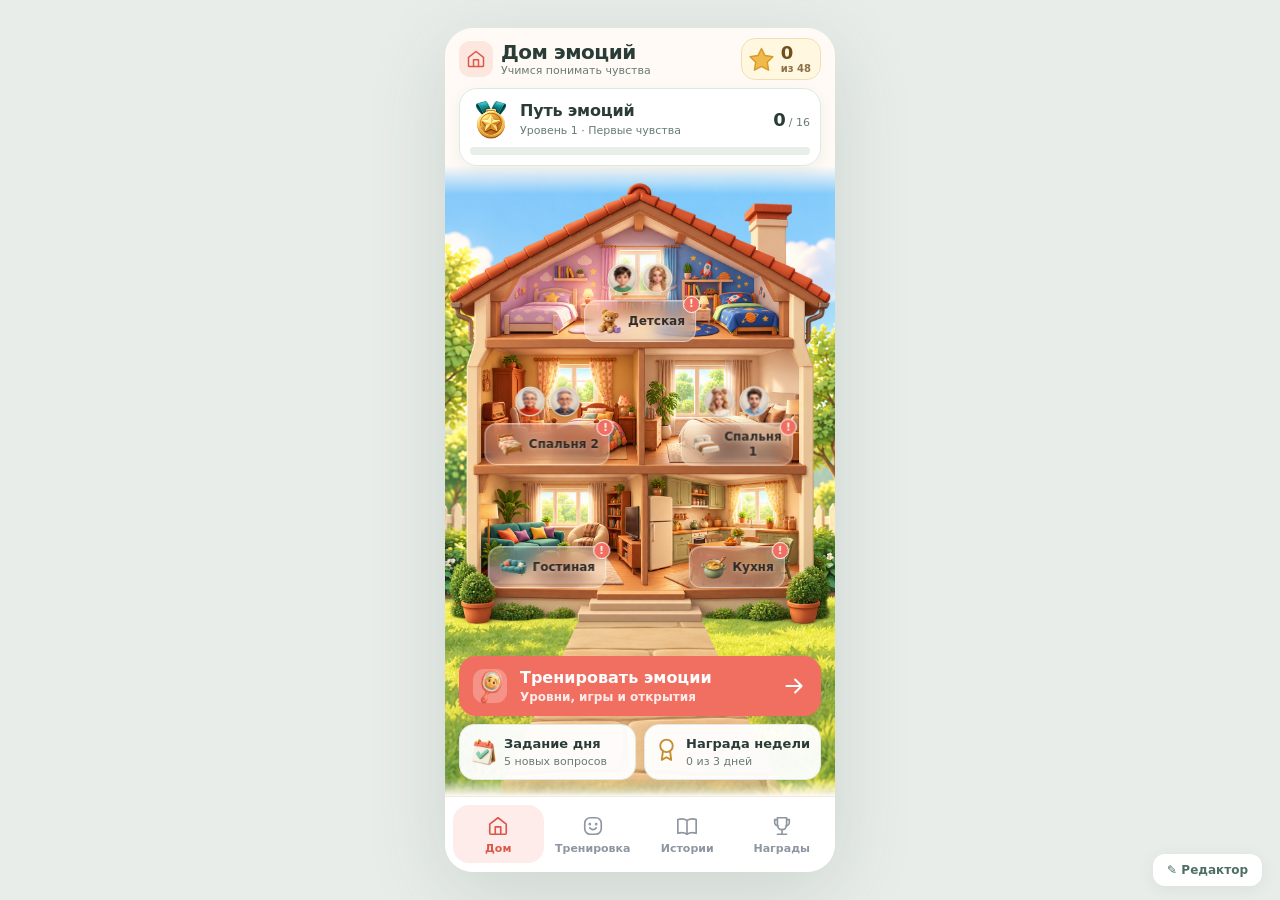
<file: index.html>
<!DOCTYPE html>
<html lang="ru">
<head>
  <meta charset="UTF-8" />
  <meta name="viewport" content="width=device-width, initial-scale=1, viewport-fit=cover" />
  <meta name="theme-color" content="#fff8ef" />
  <meta name="description" content="Дом эмоций — интерактивный прототип детской игры про эмоциональный интеллект." />
  <title>Дом эмоций — игровой прототип</title>
  <link rel="stylesheet" href="styles.css" />
  <link rel="stylesheet" href="mobile.css" />
</head>
<body>
  <div id="viewport"><main id="game" aria-live="polite"></main></div>
  <a class="studio-link" href="editor.html" title="Открыть визуальный редактор">✎ Редактор</a>
  <script src="game-data.js"></script>
  <script src="story-data.js"></script>
  <script src="portrait-data.js"></script>
  <script src="project.js"></script>
  <script src="project-store.js"></script>
  <script src="yard-layout.js"></script>
  <script src="design-runtime.js"></script>
  <script src="app.js"></script>
</body>
</html>
</file>
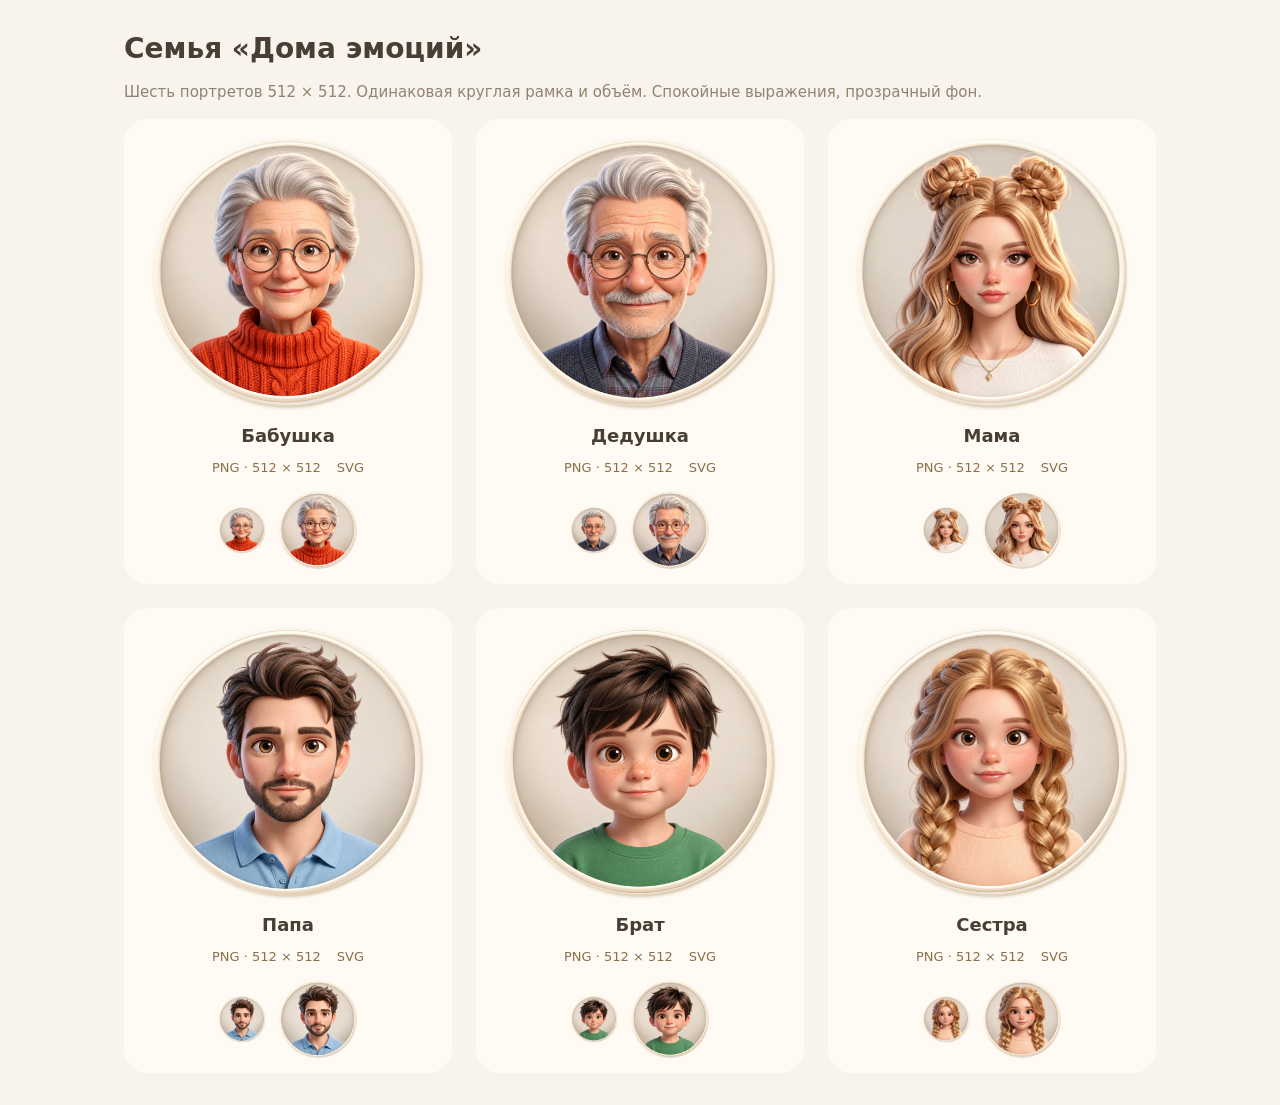
<file: assets/avatars/index.html>
<!DOCTYPE html><html lang="ru"><meta charset="utf-8"><meta name="viewport" content="width=device-width,initial-scale=1"><title>Семья — круглые портреты</title><style>*{box-sizing:border-box}body{margin:0;background:#f8f4ed;color:#493e33;font:15px system-ui}main{max-width:1080px;margin:auto;padding:32px 24px}h1{font-size:28px;margin:0 0 8px}p{color:#928270;line-height:1.6}section{display:grid;grid-template-columns:repeat(3,1fr);gap:24px}article{text-align:center;padding:14px;border-radius:24px;background:#fffaf3}img{width:100%;max-width:280px;display:block;margin:auto}h2{font-size:18px;margin:12px 0}a{color:#89704d;margin:0 8px;text-decoration:none;font-size:13px}.sizes{display:flex;align-items:center;justify-content:center;gap:12px;margin-top:14px}.sizes img{margin:0;width:48px}.sizes img:last-child{width:80px}@media(max-width:620px){section{grid-template-columns:repeat(2,1fr);gap:12px}main{padding:24px 14px}}</style><main><h1>Семья «Дома эмоций»</h1><p>Шесть портретов 512 × 512. Одинаковая круглая рамка и объём. Спокойные выражения, прозрачный фон.</p><section><article><img src="grandma.png" alt="Бабушка"><h2>Бабушка</h2><a href="grandma.png" download>PNG · 512 × 512</a><a href="grandma.svg" download>SVG</a><div class="sizes"><img src="grandma.png" alt="48 px"><img src="grandma.png" alt="80 px"></div></article><article><img src="grandpa.png" alt="Дедушка"><h2>Дедушка</h2><a href="grandpa.png" download>PNG · 512 × 512</a><a href="grandpa.svg" download>SVG</a><div class="sizes"><img src="grandpa.png" alt="48 px"><img src="grandpa.png" alt="80 px"></div></article><article><img src="mother.png" alt="Мама"><h2>Мама</h2><a href="mother.png" download>PNG · 512 × 512</a><a href="mother.svg" download>SVG</a><div class="sizes"><img src="mother.png" alt="48 px"><img src="mother.png" alt="80 px"></div></article><article><img src="father.png" alt="Папа"><h2>Папа</h2><a href="father.png" download>PNG · 512 × 512</a><a href="father.svg" download>SVG</a><div class="sizes"><img src="father.png" alt="48 px"><img src="father.png" alt="80 px"></div></article><article><img src="brother.png" alt="Брат"><h2>Брат</h2><a href="brother.png" download>PNG · 512 × 512</a><a href="brother.svg" download>SVG</a><div class="sizes"><img src="brother.png" alt="48 px"><img src="brother.png" alt="80 px"></div></article><article><img src="sister.png" alt="Сестра"><h2>Сестра</h2><a href="sister.png" download>PNG · 512 × 512</a><a href="sister.svg" download>SVG</a><div class="sizes"><img src="sister.png" alt="48 px"><img src="sister.png" alt="80 px"></div></article></section></main></html>
</file>
<file: styles.css>
:root{--cream:#fff8ef;--paper:#fffefa;--ink:#253847;--muted:#75818b;--line:#ede8df;--coral:#fa796b;--coral-deep:#f35e5a;--mint:#5ebca8;--yellow:#f6c65f;--lav:#bfa5e7;--shadow:0 12px 35px rgba(57,65,65,.07);font-family:ui-rounded,"Nunito","Arial Rounded MT Bold",system-ui,-apple-system,"Segoe UI",sans-serif;color:var(--ink);-webkit-tap-highlight-color:transparent}*{box-sizing:border-box}html,body{margin:0;min-height:100%;background:#e9ede7}body{display:flex;justify-content:center;align-items:center;padding:18px}button,select{font:inherit}button{cursor:pointer}button:disabled{cursor:default;opacity:.55}button:focus-visible{outline:3px solid #71c0ff;outline-offset:3px}.device{position:relative;width:min(100%,454px);height:min(900px,calc(100dvh - 36px));background:var(--cream);border:7px solid #fff;border-radius:34px;box-shadow:0 22px 80px rgba(40,55,62,.2),0 0 0 1px #d5ddd8;overflow:hidden;display:flex;flex-direction:column}.scroll-area{flex:1;overflow:auto;overscroll-behavior:contain;scrollbar-width:none}.scroll-area::-webkit-scrollbar{display:none}.page{padding:22px 21px 30px;animation:enter .23s ease both}@keyframes enter{from{opacity:.5;transform:translateY(6px)}to{opacity:1;transform:none}}.topline{display:flex;justify-content:space-between;align-items:center;gap:10px;margin-bottom:18px}.brand{display:flex;gap:10px;align-items:center}.brand-mark{width:42px;height:42px;display:grid;place-items:center;border-radius:16px;background:#ffddd4;color:var(--coral-deep);box-shadow:inset 0 -3px 0 #ffd0c5}.brand-mark svg{width:24px;height:24px}.brand-name{font-size:21px;font-weight:900;letter-spacing:-.8px;line-height:1.15}.micro{font-size:11px;color:var(--muted);line-height:1.35}.top-star{background:#fff;border:1px solid var(--line);display:flex;align-items:center;gap:5px;padding:9px 11px;border-radius:15px;font-size:13px;font-weight:900;box-shadow:0 5px 15px rgba(0,0,0,.03)}.icon{width:20px;height:20px;flex:none;display:inline-flex;align-items:center;justify-content:center}.icon svg{width:100%;height:100%;stroke:currentColor;fill:none;stroke-width:1.8;stroke-linecap:round;stroke-linejoin:round}.icon.sm{width:16px;height:16px}.icon.lg{width:26px;height:26px}.icon.xl{width:34px;height:34px}.gold{color:#e4a42f}.muted{color:var(--muted)}.mint-text{color:#349b82}.coral-text{color:var(--coral-deep)}h1,h2,h3,p{margin:0}h1{font-size:26px;line-height:1.17;letter-spacing:-.8px}h2{font-size:21px;line-height:1.2;letter-spacing:-.5px}h3{font-size:16px;line-height:1.3;letter-spacing:-.25px}p{line-height:1.45}.subtle{color:var(--muted);font-size:13px;line-height:1.45}.mini-title{font-size:14px;font-weight:900;letter-spacing:-.1px}.pill{display:inline-flex;align-items:center;gap:6px;padding:7px 10px;border-radius:99px;background:#fff;border:1px solid var(--line);font-size:11px;font-weight:850;white-space:nowrap}.pill.peach{background:#ffe9e0;border-color:transparent;color:#d66b55}.pill.mint{background:#dff5eb;border-color:transparent;color:#238a74}.pill.lilac{background:#f0e8ff;border-color:transparent;color:#9172c1}.section-head{display:flex;justify-content:space-between;align-items:center;gap:10px;margin:20px 0 12px}.plain-link{background:none;border:0;color:#d7685c;font-weight:800;font-size:12px;padding:5px}.welcome{display:flex;align-items:flex-end;justify-content:space-between;gap:5px;margin:4px 0 16px}.welcome p{margin-top:5px}.tiny-hearts{font-size:30px;transform:rotate(-12deg);filter:drop-shadow(0 5px 6px #fddccf)}.progress-card{background:#fff;border:1px solid #f4eee4;border-radius:21px;padding:14px 15px;box-shadow:0 7px 18px rgba(56,73,70,.04);margin-bottom:17px}.progress-row{display:flex;align-items:center;justify-content:space-between;gap:10px}.level-badge{display:grid;place-items:center;width:38px;height:38px;flex:none;background:#e9f8f2;color:#298f79;font-size:17px;font-weight:950;border-radius:13px}.progress-main{flex:1}.progress-main strong{font-size:13px}.progress-main .micro{margin-top:4px}.progress-track{height:8px;border-radius:20px;background:#edf2ee;overflow:hidden;margin-top:10px}.progress-fill{height:100%;background:linear-gradient(90deg,#68c2a6,#40a993);border-radius:20px;transition:width .3s}.house-card{background:linear-gradient(#e2f5f6 0%,#fff7e8 95%);position:relative;overflow:hidden;border:1px solid #d9efeb;border-radius:25px;padding:10px 10px 0;box-shadow:var(--shadow)}.house-card-top{position:relative;z-index:3;display:flex;align-items:center;justify-content:space-between;padding:4px 5px 0}.house-headline{font-size:13px;font-weight:900}.house-image-wrap{position:relative;margin:1px -8px 0}.house-image{display:block;width:100%;height:auto}.room-hotspot{position:absolute;border:0;background:rgba(255,255,255,.94);display:flex;align-items:center;justify-content:center;gap:5px;padding:7px 9px;border-radius:13px;box-shadow:0 4px 13px rgba(79,70,48,.15);font-size:10px;font-weight:900;color:#35414c;transition:transform .15s;white-space:nowrap}.room-hotspot:active{transform:scale(.95)}.room-hotspot.living{top:44%;left:51%;transform:translateX(-50%)}.room-hotspot.kitchen{top:75%;left:18%}.room-hotspot.kids{top:75%;right:13%}.room-notify{position:absolute;top:-8px;right:-8px;width:20px;height:20px;display:grid;place-items:center;background:#fb8b64;color:white;border:2px solid white;border-radius:100%;font-size:11px}.house-footer{display:flex;align-items:center;justify-content:space-between;gap:8px;background:rgba(255,255,255,.8);border-radius:14px 14px 0 0;padding:9px 12px;margin:-19px 4px 0;position:relative;z-index:2}.family-avatars{display:flex;padding-left:4px}.avatar-bubble{width:31px;height:31px;border:2px solid white;border-radius:50%;background:#faf1e4;margin-left:-5px;overflow:hidden}.avatar-bubble svg{width:100%;height:100%;display:block}.house-footer span{font-size:11px;color:#587068;font-weight:750}.cta{display:flex;align-items:center;justify-content:space-between;width:100%;border:0;border-radius:21px;min-height:75px;padding:15px 18px;font-weight:900;text-align:left}.cta .cta-copy{display:flex;gap:13px;align-items:center}.cta .emoji-badge{background:rgba(255,255,255,.25);height:42px;width:42px;border-radius:15px;display:grid;place-items:center;font-size:24px}.cta strong{font-size:16px;display:block}.cta small{display:block;font-size:11px;font-weight:650;opacity:.87;margin-top:3px}.cta.primary{background:linear-gradient(125deg,#fc8b77,#f26760);color:#fff;box-shadow:0 10px 19px rgba(243,104,93,.25);margin-top:15px}.cta.green{background:linear-gradient(125deg,#68c4b0,#46af9a);color:white;box-shadow:0 8px 20px rgba(64,175,150,.18)}.cta:active{transform:translateY(2px)}.home-feature{display:flex;gap:11px;align-items:center;margin-top:13px;padding:14px;background:#fff;border-radius:19px;border:1px solid var(--line);text-align:left;width:100%}.feature-icon{height:45px;width:45px;flex:none;border-radius:15px;display:grid;place-items:center;background:#fff0cb;font-size:23px}.feature-body{flex:1}.feature-body strong{font-size:13px}.feature-body p{font-size:11px;margin-top:3px;color:var(--muted)}.weekly-card{background:#f4eefd;border:1px solid #eadcf7;border-radius:19px;padding:15px;margin-top:11px;display:flex;gap:11px;align-items:center}.weekly-card .weekly-img{font-size:34px}.weekly-card strong{font-size:13px}.weekly-card p{font-size:11px;color:#817690;margin:4px 0 7px}.dots{display:flex;gap:6px}.dots span{width:27px;height:6px;border-radius:8px;background:#ddd5e9}.dots span.done{background:#b996e6}.nav{display:grid;grid-template-columns:repeat(4,1fr);gap:4px;padding:8px 7px calc(9px + env(safe-area-inset-bottom,0px));border-top:1px solid #f1e9df;background:#fffefa;box-shadow:0 -7px 22px #ede8df44}.nav-btn{border:0;background:transparent;border-radius:16px;color:#8d96a1;display:flex;align-items:center;justify-content:center;flex-direction:column;gap:5px;padding:9px 2px 7px;font-size:10px;font-weight:750}.nav-btn.active{background:#fff0e9;color:#ec6e60}.nav-btn .icon{width:22px;height:22px}.page-header{display:flex;align-items:flex-start;gap:11px;margin-bottom:20px}.back{height:40px;width:40px;flex:none;border:1px solid var(--line);background:#fff;border-radius:13px;display:grid;place-items:center}.page-header h1{font-size:23px}.page-header p{margin-top:5px}.card{background:#fff;border-radius:21px;border:1px solid var(--line);padding:16px;box-shadow:0 5px 18px rgba(37,56,71,.03)}.card+.card{margin-top:12px}.chapter-banner{position:relative;border-radius:23px;padding:18px;background:linear-gradient(110deg,#d9f4e9,#e8f8f1);margin:0 0 18px;overflow:hidden}.chapter-banner .seal{font-size:53px;position:absolute;right:15px;top:10px;transform:rotate(10deg);opacity:.75}.chapter-banner h2{max-width:235px}.chapter-banner p{font-size:12px;color:#528778;margin:7px 0 17px;max-width:220px}.btn{background:#fff;border:1px solid var(--line);border-radius:15px;padding:12px 16px;display:inline-flex;align-items:center;justify-content:center;gap:8px;color:var(--ink);font-weight:900;font-size:13px;min-height:44px}.btn.solid{background:var(--ink);color:#fff;border-color:var(--ink)}.btn.coral{background:var(--coral);color:white;border-color:var(--coral)}.btn.full{width:100%}.btn.ghost{background:transparent;border:0}.btn:active{transform:translateY(1px)}.chapters{display:grid;gap:13px}.chapter{background:#fff;border:1px solid var(--line);border-radius:20px;padding:15px}.chapter-top{display:flex;align-items:center;gap:10px;margin-bottom:12px}.chapter-round{width:43px;height:43px;border-radius:15px;display:grid;place-items:center;flex:none}.chapter-round.peach{background:#ffebdf;color:#df846b}.chapter-round.mint{background:#e4f5ea;color:#43a38c}.chapter-round.lilac{background:#f0e9ff;color:#ab83da}.chapter-round.gold{background:#fff3d5;color:#dfa940}.chapter-info{flex:1}.chapter-info strong{font-size:13px}.chapter-info p{font-size:11px;color:var(--muted);margin-top:3px}.level-nodes{display:grid;grid-template-columns:repeat(4,1fr);gap:8px}.level-node{min-height:58px;border:1px solid #eee9e2;background:#f8f6f2;border-radius:13px;display:flex;flex-direction:column;gap:4px;align-items:center;justify-content:center;font-size:12px;font-weight:900}.level-node.passed{background:#e7f6ef;border-color:#cceadc;color:#359b82}.level-node.current{background:#ffede7;border:2px solid #fa9d87;color:#e26956}.level-node.locked{opacity:.58}.level-node .icon{width:14px;height:14px}.mode-grid{display:grid;grid-template-columns:1fr 1fr;gap:11px}.mode-card{border:1px solid #e9e6e1;background:#fff;padding:15px;border-radius:20px;text-align:left;min-height:145px;display:flex;flex-direction:column;align-items:flex-start;gap:9px}.mode-card .mode-icon{height:44px;width:44px;display:grid;place-items:center;border-radius:14px;background:#e9f5fb;color:#5297b8}.mode-card.mint .mode-icon{background:#e7f7ed;color:#47a78c}.mode-card strong{font-size:14px}.mode-card p{font-size:11px;color:var(--muted);line-height:1.38}.callout{border-radius:17px;padding:13px 15px;background:#fff2df;font-size:12px;color:#896a3c;line-height:1.5}.callout.info{background:#e6f6f1;color:#468774}.choice-list{display:grid;gap:9px;margin-top:18px}.choice{background:#fff;border:1.5px solid #eae6e1;color:var(--ink);border-radius:16px;min-height:58px;padding:13px 15px;display:flex;align-items:center;gap:12px;text-align:left;font-size:14px;font-weight:850;transition:.12s}.choice:active{transform:scale(.99)}.choice .choice-index{background:#f3f4f2;color:#9ca2a8;height:29px;width:29px;flex:none;display:grid;place-items:center;border-radius:9px;font-size:12px}.choice.correct{background:#eaf9ef;border-color:#71c7a5;color:#267956}.choice.wrong{background:#fff0ef;border-color:#eea19c;color:#ba6760}.choice:disabled{opacity:1}.quiz-top{display:flex;align-items:center;justify-content:space-between;gap:10px;margin-bottom:16px}.quiz-top strong{font-size:12px}.quiz-progress{display:flex;gap:5px;margin-bottom:18px}.quiz-progress span{height:7px;flex:1;border-radius:9px;background:#ecebe4}.quiz-progress span.done{background:#66baa3}.quiz-progress span.current{background:#fac77e}.quiz-question{text-align:center;margin:2px auto 13px;font-size:22px;letter-spacing:-.5px;line-height:1.25;max-width:340px}.quiz-kicker{text-align:center;color:#858e93;font-size:12px;font-weight:850;margin-bottom:7px}.portrait-container{background:linear-gradient(180deg,#fffaf4,#f7ece2);border-radius:24px;border:1px solid #f2e9de;display:grid;place-items:center;padding:11px;max-width:302px;margin:0 auto;position:relative}.portrait-name{position:absolute;bottom:12px;left:50%;transform:translateX(-50%);background:rgba(255,255,255,.93);border-radius:50px;padding:6px 12px;font-weight:900;font-size:12px;white-space:nowrap;box-shadow:0 2px 9px #0001}.portrait{position:relative;border-radius:18px;overflow:hidden;width:100%;aspect-ratio:1.06/1;background:#f7eee3}.portrait svg{width:100%;height:100%;display:block}.portrait>img.portrait-file{position:absolute;inset:0;width:100%;height:100%;object-fit:contain;z-index:2}.face-options{display:grid;grid-template-columns:repeat(2,1fr);gap:9px;margin-top:16px}.face-choice{background:#fff;border:2px solid var(--line);border-radius:17px;padding:6px;min-width:0;position:relative}.face-choice.correct{border-color:#67c49e;background:#ecfaf1}.face-choice.wrong{border-color:#e6a5a0;background:#fff1ef}.face-choice .portrait{aspect-ratio:1.15/1}.face-choice .portrait svg{width:100%;height:100%}.face-choice .label{font-size:11px;font-weight:900;text-align:center;padding:4px 0 2px}.feedback{margin-top:15px;border-radius:16px;padding:13px 14px;background:#e8f7ed;color:#347c60;font-size:12px;line-height:1.45}.feedback.wrong{background:#fff1eb;color:#9b6d52}.feedback strong{display:block;font-size:13px;margin-bottom:3px}.quiz-bottom{margin-top:14px}.result-hero{text-align:center;background:linear-gradient(#fff2d6,#fff9ea);border-radius:25px;padding:30px 20px 25px;position:relative;overflow:hidden}.result-hero .big-emoji{font-size:67px;display:block;line-height:1.2;filter:drop-shadow(0 5px 6px #e6bc6c44)}.result-hero h1{margin:10px 0 5px}.result-hero p{font-size:13px;color:#8e755b}.result-stars{display:flex;justify-content:center;gap:10px;font-size:37px;margin-top:16px}.result-stars .off{filter:grayscale(1);opacity:.23}.stat-pair{display:grid;grid-template-columns:1fr 1fr;gap:11px;margin:14px 0}.stat{background:#fff;border:1px solid var(--line);border-radius:17px;padding:17px;text-align:center}.stat strong{display:block;font-size:25px}.stat span{font-size:11px;color:var(--muted)}.room-hero{border-radius:22px;padding:18px;margin-bottom:14px}.room-hero.peach{background:#fff0e3}.room-hero.mint{background:#e6f7ed}.room-hero.lilac{background:#f1eaff}.room-hero h2{margin:9px 0 4px}.room-hero .hero-icon{font-size:43px}.story-item{display:flex;align-items:center;gap:12px;background:#fff;border:1px solid var(--line);padding:12px;border-radius:18px;width:100%;text-align:left;margin-bottom:9px}.story-art{height:50px;width:50px;flex:none;display:grid;place-items:center;background:#fff4e3;border-radius:15px;font-size:26px}.story-item .details{flex:1}.story-item strong{font-size:13px}.story-item small{display:block;color:var(--muted);font-size:11px;margin-top:4px}.story-item .trailing{color:#aaa}.room-list{display:grid;gap:11px}.room-button{width:100%;padding:14px;background:#fff;border:1px solid var(--line);border-radius:19px;display:flex;align-items:center;gap:11px;text-align:left}.room-button .room-square{width:52px;height:52px;flex:none;border-radius:16px;display:grid;place-items:center}.room-square.peach{background:#fff0e3;color:#d98064}.room-square.mint{background:#e5f7ed;color:#54a98e}.room-square.lilac{background:#f0eaff;color:#ad8cdb}.room-button strong{font-size:14px}.room-button p{color:var(--muted);font-size:11px;margin-top:5px}.room-button .spacer{flex:1}.story-stage{background:linear-gradient(130deg,#fef0e0,#fffbf2);border-radius:24px;padding:16px;margin-bottom:14px;min-height:235px;display:flex;flex-direction:column;justify-content:center}.story-stage.mint{background:linear-gradient(130deg,#e9f7ef,#f7fffa)}.story-stage.lilac{background:linear-gradient(130deg,#f3eaff,#fdf8ff)}.story-people{display:flex;gap:7px;justify-content:center;align-items:flex-end}.story-people .portrait{width:132px;max-width:46%;aspect-ratio:1/1}.speech{margin-top:11px;background:rgba(255,255,255,.86);border:1px solid #fff;border-radius:15px;padding:13px 15px;font-size:13px;line-height:1.5;color:#5c6571}.story-stepbar{display:flex;justify-content:center;gap:5px;margin-bottom:15px}.story-stepbar i{display:block;height:6px;border-radius:6px;background:#e7e3dd;width:40px}.story-stepbar i.active{background:#f6a08d}.story-question{font-size:18px;text-align:center;margin:11px 0}.sticker-grid{display:grid;grid-template-columns:repeat(4,1fr);gap:9px}.sticker{aspect-ratio:1/1.2;background:#fff;border:1px solid var(--line);border-radius:16px;display:flex;flex-direction:column;align-items:center;justify-content:center;gap:7px;padding:4px}.sticker .symbol{font-size:31px}.sticker span:last-child{font-size:9px;font-weight:800;color:#75818b;text-align:center;line-height:1.2}.sticker.locked .symbol{filter:grayscale(1);opacity:.2}.sticker.locked{background:#faf8f4}.reward-big{display:flex;align-items:center;gap:15px;background:linear-gradient(110deg,#fff1d1,#fff8e9);border-radius:22px;padding:19px;margin:0 0 19px}.reward-big>span{font-size:55px}.reward-big strong{font-size:22px}.reward-big p{font-size:12px;color:#8b784f;margin-top:4px}.day-grid{display:grid;grid-template-columns:repeat(3,1fr);gap:8px}.day{display:grid;place-items:center;gap:6px;border-radius:14px;padding:12px;background:#f6f4f0;border:1px solid #eee9df}.day.done{background:#e6f8ef;border-color:#c4ecd8}.day .symbol{font-size:24px}.day span:last-child{font-size:10px;font-weight:850}.empty{padding:20px;text-align:center;color:var(--muted)}.form-option{border:1.5px solid var(--line);border-radius:16px;padding:13px;background:#fff;display:flex;justify-content:space-between;align-items:center;text-align:left;width:100%;margin:8px 0}.form-option.selected{background:#e7f6ef;border-color:#58b699}.form-option.locked{opacity:.48}.form-option strong{font-size:14px}.form-option p{font-size:11px;color:var(--muted);margin-top:3px}.form-option .status{font-size:11px;font-weight:900;color:#4eac8e}.toast{position:absolute;left:16px;right:16px;bottom:93px;background:#263947;color:white;padding:14px 15px;border-radius:16px;text-align:center;font-size:12px;font-weight:850;box-shadow:0 8px 22px #0003;z-index:20;animation:enter .2s ease}.dev-note{max-width:320px;color:#6f7b7d;padding:25px;font-family:system-ui,sans-serif}.dev-note .lead{font-size:13px;text-transform:uppercase;letter-spacing:.14em;color:#cb8373;font-weight:800}.dev-note h1{font-size:38px;margin:10px 0 17px;line-height:1.1}.dev-note p{line-height:1.7;color:#7e8889}.dev-note ul{font-size:14px;line-height:2.1;padding-left:20px}.dev-note .dot{display:inline-flex;background:#fff;border:1px solid #e7e8e1;border-radius:20px;padding:7px 12px;margin-top:16px;font-size:12px;font-weight:800;color:#57716b}@media(max-width:880px){.dev-note{display:none}}@media(max-width:520px){body{padding:0;background:var(--cream)}.device{height:100dvh;max-width:none;width:100%;border:0;border-radius:0;box-shadow:none}.page{padding:21px 19px 30px}.room-hotspot{font-size:9px}.house-image-wrap{margin:0 -6px}.house-footer{margin-top:-19px}}@media(max-height:740px){.page{padding-top:16px}.topline{margin-bottom:13px}}@media(prefers-reduced-motion:reduce){*,*:before,*:after{animation:none!important;transition:none!important}}
/* Desktop preview layout: the game remains the same mobile UI. */
#game{width:100%;max-width:1160px;display:flex;justify-content:center;align-items:center;gap:40px}
.device{flex:0 0 auto}
@media(max-width:880px){#game{max-width:none;gap:0}.device{flex:1 1 auto}}
</file>
<file: mobile.css>
/* Единая сцена: 390 × 844 логических пикселя на любом устройстве. */
:root{--game-width:390;--game-height:844;--game-scale:1;--font-game:ui-rounded,system-ui,-apple-system,"Segoe UI",sans-serif;--cream:#fffaf5;--paper:#ffffff;--ink:#293c38;--muted:#687b74;--line:#e3eae4;--coral:#f16f61;--coral-deep:#dc584b;--mint:#3fa58a;--yellow:#efba4b;--lav:#a18bcf}
html,body{width:100%;height:100%;min-height:0;overflow:hidden;background:#e8ede9}
body{display:block;padding:0;font-family:var(--font-game)}
#viewport{position:fixed;inset:env(safe-area-inset-top,0px) env(safe-area-inset-right,0px) env(safe-area-inset-bottom,0px) env(safe-area-inset-left,0px);overflow:hidden}
#game{position:absolute;top:50%;left:50%;width:390px;height:844px;max-width:none;display:block;transform:translate(-50%,-50%) scale(var(--game-scale));transform-origin:center;gap:0;border-radius:28px;box-shadow:0 20px 80px #344c4426}
.device{width:390px!important;height:844px!important;max-width:none;flex:none;border:0;border-radius:28px;background:var(--cream);box-shadow:none;isolation:isolate}
.dev-note{display:none!important}
.scroll-area{min-height:0;flex:1;overflow-x:hidden;overflow-y:auto;scrollbar-width:none;scroll-behavior:smooth}
.page{padding:20px 20px 24px;min-width:0;animation:none;display:flex;flex-direction:column}
.page>*{flex-shrink:0;min-width:0}
.nav{height:76px;flex-shrink:0;padding:8px 8px 9px;background:var(--paper)}
.nav-btn{padding:8px 2px 7px;min-height:54px;font-size:11px;font-weight:650}
.topline{margin-bottom:16px}.brand-name{font-size:20px}.brand-mark{width:38px;height:38px;border-radius:13px}.top-star{padding:9px}
.welcome{margin:0 0 12px;align-items:center}.welcome h1{font-size:23px}.welcome p{font-size:11px}.tiny-hearts{font-size:27px}
.progress-card{padding:10px 13px;border-radius:18px;margin-bottom:12px}.level-badge{width:33px;height:33px}.progress-main strong{font-size:12px}.progress-track{height:6px;margin-top:8px}
.house-card{padding:10px 10px 0;border-radius:22px;overflow:hidden;flex-shrink:0}
.house-card-top{padding:0 3px}.house-headline{font-size:12px}.house-card .pill{padding:5px 8px;font-size:10px}
.house-image-wrap{height:252px;margin:0 -6px;position:relative;isolation:isolate}
.house-image{width:100%;height:100%;object-fit:contain;display:block}
.room-hotspot{font-size:11px;font-weight:750;line-height:1.2;padding:6px 10px;min-height:36px;max-width:174px;z-index:2;touch-action:none;color:#302a25;background:rgba(255,255,255,.27);border:1px solid rgba(255,255,255,.44);border-radius:12px;box-shadow:0 3px 12px #49321d10,inset 0 1px 0 #ffffff40;backdrop-filter:blur(7px) saturate(1.08);-webkit-backdrop-filter:blur(7px) saturate(1.08);gap:5px;white-space:normal;text-align:center;overflow:visible;transition:background .15s,box-shadow .15s}
.room-hotspot:hover{background:rgba(255,255,255,.43);box-shadow:0 4px 15px #49321d20,inset 0 1px 0 #ffffff60}.room-hotspot:active{background:rgba(255,255,255,.54);transform:translate(-50%,-50%)}
.room-icon{display:block;width:28px;height:28px;object-fit:contain;flex:none;pointer-events:none}.room-label{min-width:0;max-width:132px;text-shadow:0 1px 4px #ffffff70}.room-notify{width:17px;height:17px;font-size:10px;top:-5px;right:-5px;border-width:1.5px}
.room-residents{position:absolute;left:50%;bottom:calc(100% + 7px);transform:translateX(-50%);display:flex;gap:4px;align-items:center;justify-content:center;line-height:0;white-space:nowrap;pointer-events:none}
.resident-portrait{width:31px;height:31px;border-radius:50%;object-fit:contain;display:block;flex:none;filter:drop-shadow(0 2px 3px #3e2b2840)}
.room-square .room-icon{width:43px;height:43px}.hero-icon>.room-icon{width:68px;height:68px}.room-hero .room-residents{position:static;transform:none;justify-content:flex-start;margin-top:10px}.room-hero .resident-portrait{width:44px;height:44px}
.room-hotspot.kids{top:31%;left:50%;right:auto;transform:translate(-50%,-50%)}.room-hotspot.grandparents{top:57%;left:26%;right:auto;transform:translate(-50%,-50%)}.room-hotspot.parents{top:57%;left:75%;right:auto;transform:translate(-50%,-50%)}.room-hotspot.living{top:83%;left:26%;right:auto;transform:translate(-50%,-50%)}.room-hotspot.kitchen{top:83%;left:75%;right:auto;transform:translate(-50%,-50%)}
.house-footer{margin:-8px 3px 0;padding:8px 10px;min-height:44px}.house-footer>span{font-size:10px}.avatar-bubble{width:27px;height:27px}.avatar-bubble .portrait{height:100%;aspect-ratio:1;border-radius:50%}
.cta{min-height:66px;padding:12px 15px;border-radius:18px}.cta.primary{margin-top:12px;background:var(--coral)}.cta strong{font-size:15px}.cta .emoji-badge{width:38px;height:38px}.cta small{font-size:10px}
.home-shortcuts{display:grid;grid-template-columns:1fr 1fr;gap:10px;margin-top:12px}
.home-shortcut{border:1px solid var(--line);background:var(--paper);border-radius:17px;min-height:69px;padding:11px 12px;display:flex;gap:9px;align-items:center;text-align:left;color:var(--ink)}
.home-shortcut .symbol{font-size:25px}.home-shortcut strong{font-size:12px;display:block}.home-shortcut small{font-size:10px;color:var(--muted);display:block;margin-top:4px}
.home-note{display:flex;justify-content:center;align-items:center;gap:5px;margin:11px 0 0;font-size:10px;color:var(--muted)}
.home-page{padding:10px 14px;position:relative;isolation:isolate;min-height:100%}
.home-device{background:var(--cream)}
.home-page::before{content:"";position:absolute;top:var(--yard-top,101px);left:0;right:0;bottom:0;z-index:-2;pointer-events:none;background-image:linear-gradient(to bottom,var(--cream) 0,rgba(255,248,239,.1) 28px,rgba(255,248,239,.1) calc(100% - 18px),var(--cream) 100%),radial-gradient(ellipse 45% 14px at var(--stairs-x,195px) calc(var(--house-ground,580px) - var(--yard-top,101px)),#4c6c3540 0%,transparent 75%),var(--home-backdrop,url("assets/home-garden-v3.png"));background-size:100% 100%;background-position:center top;background-repeat:no-repeat}
.home-page::after{content:"";position:absolute;top:var(--path-top,579px);left:var(--stairs-x,195px);width:var(--path-width,417px);height:var(--path-height,189px);transform:translateX(-50%);pointer-events:none;z-index:-1;background-image:var(--home-path,url("assets/home-path-v1.png"));background-size:100% 100%;background-repeat:no-repeat;mask-image:linear-gradient(to bottom,#000 0,#000 calc(100% - 18px),transparent 100%);-webkit-mask-image:linear-gradient(to bottom,#000 0,#000 calc(100% - 18px),transparent 100%)}
.home-page .topline{min-height:42px;margin-bottom:8px;gap:8px}.home-page .brand{gap:8px}.home-page .brand-name{font-size:20px;font-weight:800;letter-spacing:-.5px}.home-page .brand .micro{font-size:11px;line-height:14px;color:var(--muted)}.home-page .brand-mark{width:34px;height:36px;border-radius:11px;background:#fce6dd;color:var(--coral-deep)}
.home-page .progress-card{padding:10px;border:1px solid #dce9df;border-radius:18px;background:#ffffffed;box-shadow:0 4px 14px #294a3510;margin-bottom:8px}.home-page .progress-row{gap:10px;min-height:40px}.home-page .level-badge{width:40px;height:40px;background:none;border:0;flex:none}.home-page .level-badge .training-icon{width:42px;height:42px}.home-page .progress-main{flex:1;min-width:0}.home-page .progress-main strong{font-size:16px;font-weight:800;line-height:20px;display:block;letter-spacing:-.2px}.home-page .progress-main .micro{font-size:11px;line-height:14px;margin-top:3px}.home-page .progress-track{height:8px;margin-top:8px;background:#e7eee7;border-radius:20px;overflow:hidden}.home-page .progress-fill{background:var(--mint);border-radius:20px;min-height:8px}.progress-count{display:flex;align-items:baseline;gap:3px;flex:none;font-size:11px;color:var(--muted);font-variant-numeric:tabular-nums}.progress-count strong{font-size:18px;color:var(--ink)}
.home-page .house-card{margin:0 -12px;padding:0;border:0;border-radius:0;background:none;box-shadow:none;overflow:visible}.home-page .house-card-top{display:none}
.home-page .house-image-wrap{height:474px;margin:0;width:100%}.home-page .house-image{width:100%;height:100%;object-fit:contain}
.home-page .cta{min-height:60px;padding:10px 14px;border-radius:17px}.home-page .cta.primary{margin-top:8px;box-shadow:0 5px 12px #e56d5920}.home-page .cta .emoji-badge{width:34px;height:34px;border-radius:11px;font-size:21px}.home-page .cta strong{font-size:16px;line-height:20px}.home-page .cta small{font-size:12px;line-height:15px;margin-top:2px}
.home-page .home-shortcuts{gap:8px;margin-top:8px}.home-page .home-shortcut{min-height:56px;padding:8px 9px;border-radius:15px;gap:7px;background:#fffffff2;box-shadow:0 2px 8px #33412c08}.home-page .home-shortcut .symbol{font-size:23px}.home-page .home-shortcut strong{font-size:13px;line-height:16px}.home-page .home-shortcut small{font-size:11px;line-height:13px;margin-top:3px}
.portrait-container{width:272px;max-width:100%;padding:6px;border-radius:23px;background:var(--paper)}
.portrait{background:transparent;aspect-ratio:1.06/1}.portrait>img.portrait-file{width:100%;height:100%;object-fit:contain}.portrait.has-image>svg,.portrait.has-source>svg{visibility:hidden}
.portrait-name{bottom:10px;z-index:3}.portrait-container .portrait{height:248px;aspect-ratio:auto}
.quiz-top{margin-bottom:12px}.quiz-progress{margin-bottom:14px}.quiz-question{font-size:22px;margin:0 auto 14px;max-width:340px}.quiz-kicker{margin-bottom:7px}
.choice-list{gap:8px;margin-top:14px}.choice{min-height:51px;padding:10px 13px;font-size:14px;border-radius:15px;background:var(--paper)}
.face-options{gap:10px;margin-top:12px}.face-choice{padding:6px;border-radius:19px;background:var(--paper)}.face-choice .portrait{height:153px;aspect-ratio:auto}
.quiz-bottom{margin-top:10px}.feedback{margin-top:11px;font-size:12px;padding:11px 13px}.feedback strong{font-size:13px}
.quiz-page{padding:16px 14px 14px;min-height:100%}
.quiz-page .quiz-top{min-height:32px;margin-bottom:8px}.quiz-page .quiz-progress{margin-bottom:10px}
.quiz-page .portrait-container{width:232px;padding:6px;max-width:100%;border-radius:20px;background:var(--paper);gap:0}
.quiz-page .portrait-container .portrait{width:100%;height:292px;aspect-ratio:auto;border-radius:15px;background:#e5dfd7}
.quiz-page .portrait>img.portrait-file{object-fit:contain;object-position:center;width:100%;height:100%}
.quiz-page .portrait-name{position:static;transform:none;display:block;min-height:26px;line-height:26px;padding:0 8px;margin:0;background:none;box-shadow:none;font-size:12px;font-weight:750;text-align:center;color:var(--ink)}
.quiz-page .quiz-prompt{margin:10px 0 0;text-align:center}.quiz-page .quiz-kicker{font-size:11px;line-height:14px;margin-bottom:4px}.quiz-page .quiz-question{font-size:19px;line-height:1.24;margin:0 auto;max-width:340px}
.quiz-page .choice-list{gap:6px;margin-top:10px}.quiz-page .choice{min-height:42px;padding:8px 12px;font-size:13px;border-radius:13px;line-height:18px}
.quiz-page .face-options{gap:10px;margin-top:10px;grid-template-columns:repeat(2,minmax(0,1fr))}.quiz-page .face-choice{padding:5px;border-radius:17px;min-width:0}.quiz-page .face-choice .portrait{width:100%;height:168px;aspect-ratio:auto;border-radius:11px;background:#e5dfd7}
.quiz-page .face-choice .label{display:flex;align-items:center;justify-content:space-between;min-height:26px;line-height:18px;padding:4px 6px;font-size:11px}.quiz-page .answer-mark{width:14px;color:#287a5c;font-weight:800;flex:none}
.quiz-page .quiz-response{min-height:130px;padding-top:10px}.quiz-page .feedback{margin:0;padding:9px 11px;font-size:11px;line-height:1.35;border-radius:13px}.quiz-page .feedback strong{font-size:12px;line-height:16px;margin-bottom:3px}.quiz-page .quiz-bottom{margin-top:8px}.quiz-page .quiz-bottom .btn{min-height:41px;padding:10px 12px;font-size:13px}
.page-header{margin-bottom:18px}.page-header h1{font-size:26px;line-height:1.15;letter-spacing:-.6px}.page-header p{font-size:14px;line-height:1.4;margin-top:5px}.section-head{margin:20px 0 12px}.section-head h3{font-size:17px;line-height:22px;font-weight:800;letter-spacing:-.3px}
.story-stage{padding:12px;min-height:270px}.story-people .portrait{width:156px;max-width:49%;height:166px;aspect-ratio:auto}.speech{font-size:13px;padding:12px}
.story-page{padding:16px 14px 18px}.story-page .page-header{margin-bottom:12px}.story-page .page-header h1{font-size:24px;line-height:1.2}.story-page .page-header p{font-size:13px;margin-top:3px}.story-page .story-stepbar{gap:6px;margin-bottom:12px}.story-page .story-stepbar i{height:5px;width:44px}.story-page .story-stepbar i.active{background:var(--mint)}
.story-page .story-stage{padding:0;min-height:0;background:none;margin-bottom:12px;display:block;overflow:visible}.story-image-button{display:block;width:100%;padding:0;position:relative;border:1px solid #e5dfd5;background:#eee7de;border-radius:18px;overflow:hidden}.story-illustration{display:block;width:100%;height:216px;object-fit:contain;object-position:center;background:#eee7de}.story-intro .story-illustration{height:284px}.story-zoom-hint{position:absolute;right:8px;bottom:8px;padding:5px 8px;border-radius:8px;background:#ffffffeb;color:#43564c;font-size:11px;line-height:15px;font-weight:700;box-shadow:0 2px 8px #3d31221a;pointer-events:none}
.story-page .speech{margin-top:10px;padding:12px;background:#fff;border:1px solid var(--line);border-radius:14px;font-size:14px;line-height:1.45;color:var(--ink)}.story-intro-hint{font-size:13px;line-height:1.5;color:var(--muted);text-align:center;margin:3px 8px 16px}.story-page .story-question{font-size:18px;line-height:1.3;margin:0 0 12px;text-align:left}.story-page .choice-list{gap:7px;margin-top:0}.story-page .choice{font-size:14px;line-height:19px;min-height:46px;padding:9px 11px;border-radius:13px;align-items:center}.story-page .choice-index{flex:none}.story-page .feedback{font-size:12px;line-height:1.4;padding:10px 12px;margin-top:10px}.story-page .feedback strong{font-size:13px}.story-page>.btn{font-size:14px;min-height:44px;padding:11px 12px}
.story-item .story-art{width:90px;height:68px;flex:none;border-radius:12px;overflow:hidden;background:#eee7de}.story-thumbnail{display:block;width:100%;height:100%;object-fit:contain}.story-item .details{min-width:0}.story-item strong{font-size:15px;line-height:19px}.story-item small{font-size:12px;line-height:17px}.story-item .trailing{flex:none}
.story-lightbox{position:absolute;inset:0;z-index:300;background:var(--cream);display:flex;flex-direction:column;color:var(--ink)}.story-lightbox>header{display:flex;align-items:center;justify-content:space-between;gap:12px;padding:13px 14px;background:var(--paper);border-bottom:1px solid var(--line)}.story-lightbox strong{font-size:16px;line-height:20px}.story-zoom-close{font:700 14px inherit;white-space:nowrap;padding:9px 10px;border:1px solid var(--line);border-radius:10px;background:var(--paper);color:var(--ink)}.story-lightbox>p{font-size:12px;line-height:17px;color:var(--muted);padding:9px 14px;margin:0}.story-zoom-pan{flex:1;min-height:0;overflow:auto;overscroll-behavior:contain;touch-action:pan-x pan-y;scrollbar-width:thin}.story-zoom-canvas{width:800px;min-height:100%;display:grid;place-items:center}.story-zoom-image{display:block;width:800px;height:auto;max-width:none}
.chapter-banner{padding:17px}.chapter-banner p{max-width:230px}.chapter{padding:13px}.chapter-info strong{font-size:13px}.level-node{min-height:55px}
.btn.coral{background:var(--coral);border-color:var(--coral)}.btn.solid{background:var(--ink);border-color:var(--ink)}.card,.chapter,.mode-card,.home-feature,.story-item,.room-button,.stat{background:var(--paper)}
.nav-btn.active{color:var(--coral-deep);background:color-mix(in srgb,var(--coral) 13%,var(--paper))}.brand-mark{background:color-mix(in srgb,var(--coral) 24%,white);box-shadow:none}.room-notify{background:var(--coral)}
.progress-fill{background:var(--mint)}.level-badge{color:color-mix(in srgb,var(--mint) 80%,#12352a);background:color-mix(in srgb,var(--mint) 15%,white)}.mint-text{color:var(--mint)}.gold{color:color-mix(in srgb,var(--yellow) 85%,#694400)}
.pill.mint{background:color-mix(in srgb,var(--mint) 18%,white);color:color-mix(in srgb,var(--mint) 75%,#154b36)}.pill.peach{background:color-mix(in srgb,var(--coral) 18%,white);color:color-mix(in srgb,var(--coral) 80%,#4a2416)}.pill.lilac{background:color-mix(in srgb,var(--lav) 25%,white);color:color-mix(in srgb,var(--lav) 70%,#402461)}
.chapter-banner,.room-hero.mint,.chapter-round.mint,.room-square.mint{background:color-mix(in srgb,var(--mint) 22%,white)}.chapter-round.peach,.room-hero.peach,.room-square.peach{background:color-mix(in srgb,var(--coral) 16%,white)}.chapter-round.lilac,.room-hero.lilac,.room-square.lilac,.weekly-card{background:color-mix(in srgb,var(--lav) 22%,white)}.chapter-round.gold,.reward-big,.result-hero{background:color-mix(in srgb,var(--yellow) 22%,white)}
.level-node.current{background:color-mix(in srgb,var(--coral) 14%,white);border-color:var(--coral);color:var(--coral-deep)}.level-node.passed{background:color-mix(in srgb,var(--mint) 15%,white);border-color:color-mix(in srgb,var(--mint) 40%,white);color:color-mix(in srgb,var(--mint) 80%,#12352a)}
.training-icon{display:block;width:56px;height:56px;object-fit:contain;flex:none;pointer-events:none}
.home-page .cta .training-icon{width:35px;height:35px}.home-page .home-shortcut .training-icon{width:28px;height:30px}.home-page .home-shortcut .symbol>.icon{width:25px;height:28px;color:#c58d2e}
.star-icon svg{fill:var(--yellow);stroke:#d69a29;stroke-width:1.3;stroke-linejoin:round}.star-icon{color:var(--yellow)}
.home-page .top-star{display:flex;align-items:center;gap:5px;min-width:78px;height:42px;padding:5px 9px 5px 6px;border:1px solid #f0dfb5;border-radius:14px;background:#fff7df;box-shadow:none}.star-token{display:grid;place-items:center;width:28px;height:30px}.star-token .icon{width:27px;height:27px}.star-score{display:flex;flex-direction:column;align-items:flex-start;line-height:1}.star-score strong{font-size:18px;font-weight:800;line-height:20px;color:#71501b}.star-score small{font-size:10px;line-height:12px;color:#8b7145;font-weight:600}
.room-hotspot{font-size:12px}.quiz-page .choice{font-size:15px}.quiz-page .portrait-name{font-size:14px}.quiz-page .quiz-question{font-size:20px}.quiz-page .feedback{font-size:12px}.quiz-page .feedback strong{font-size:13px}
.training-page{padding:20px 16px 24px}.training-page .page-header{margin-bottom:18px}.training-page .page-header .back{background:#fff;border:1px solid var(--line);border-radius:12px;width:36px;height:36px}
.training-page .chapter-banner{padding:18px;border:1px solid #cfe5d9;border-radius:23px;background:#eaf6ef;box-shadow:none;overflow:hidden}.training-hero-row{display:flex;gap:12px;align-items:center;justify-content:space-between}.training-hero-copy{flex:1;min-width:0}.training-eyebrow{font-size:11px;line-height:16px;color:#4f806d;font-weight:750;letter-spacing:.3px}.training-page .chapter-banner h2{font-size:23px;line-height:1.17;letter-spacing:-.5px;margin:6px 0;color:#244f40}.training-page .chapter-banner p{font-size:14px;line-height:1.4;color:#5c7b6b;max-width:none;margin:0}.training-page .hero-medal{width:76px;height:84px}.training-page .chapter-banner .progress-track{height:9px;margin-top:16px;background:#d1e7d8}.training-page .chapter-banner .progress-fill{height:100%;border-radius:20px;background:var(--mint)}
.training-progress-caption{display:flex;align-items:center;justify-content:space-between;gap:8px;margin:8px 0 16px;font-size:12px;font-weight:600;color:#527460}.training-progress-caption>span:last-child{display:inline-flex;gap:5px;align-items:center}.training-progress-caption .icon{width:17px;height:17px}.training-page .chapter-banner .btn{display:flex;justify-content:space-between;align-items:center;background:#2f8069;border-color:#2f8069;border-radius:14px;min-height:47px;font-size:15px;font-weight:750;padding:12px 14px}
.training-page .section-head{gap:10px}.training-page .section-head .micro{font-size:11px;color:var(--muted)}.training-page .section-head .pill{font-size:10px;padding:5px 7px;background:#f0efea;color:#7a7c70;border:1px solid #e5e4de}
.training-page .mode-grid{gap:10px}.training-page .mode-card{padding:14px 12px 12px;border:1px solid #f1d8cf;border-radius:20px;background:#fff2ed;text-align:left;display:flex;flex-direction:column;align-items:flex-start;min-height:208px;box-shadow:none}.training-page .mode-card.mint{background:#f0f5ff;border-color:#dae3f3}.training-page .mode-card:disabled{opacity:1;cursor:default}.training-page .mode-icon{width:68px;height:67px;padding:0;background:none;margin:0 0 10px;border-radius:0}.training-page .mode-icon .training-icon{width:68px;height:67px}.training-page .mode-card strong{font-size:17px;font-weight:800;line-height:1.17;letter-spacing:-.3px;margin:0}.training-page .mode-card p{font-size:13px;line-height:1.45;color:#6d7773;margin:7px 0 12px}.mode-action{display:flex;align-items:center;gap:5px;justify-content:space-between;width:100%;font-size:11px;line-height:16px;font-weight:700;color:#707e77;margin-top:auto}.mode-action .icon{width:13px;height:13px}.training-page .mode-card:not(:disabled) .mode-action{color:#b95945}.training-page .mode-card.mint:not(:disabled) .mode-action{color:#536fa8}
.training-page .path-section-head{padding-top:18px;margin-top:22px;border-top:1px solid var(--line)}.training-page .chapters{display:grid;gap:12px}.training-page .chapter{padding:14px;border:1px solid var(--line);border-radius:18px;background:#fff;box-shadow:none;margin:0}.training-page .chapter-top{gap:10px}.training-page .chapter-round{width:34px;height:34px;border-radius:11px;font-size:15px;font-weight:800;flex:none}.training-page .chapter-info strong{font-size:15px;line-height:20px;font-weight:750}.training-page .chapter-info p{font-size:12px;line-height:17px;margin-top:3px;color:var(--muted)}.training-page .level-nodes{gap:8px;margin-top:13px}.training-page .level-node{min-height:55px;border-radius:13px;font-size:14px;gap:4px;box-shadow:none}.training-page .level-node.current{background:#fff0e8;border-color:#ec8c70;color:#b8563e}.training-page .level-node.passed{background:#eaf5ee;border-color:#cae4d4;color:#398369}.training-page .level-node.locked{opacity:1;background:#f5f6f4;color:#a4b0a8;border-color:#e9ede8}.training-page .level-node .icon{width:18px;height:18px}
.training-daily{display:flex;align-items:center;gap:12px;text-align:left;width:100%;padding:13px 14px;margin-top:22px;background:#fff;border:1px solid var(--line);border-radius:18px;color:var(--ink)}.training-daily>span{flex:1;min-width:0}.training-daily strong{font-size:15px;line-height:20px;display:block}.training-daily small{font-size:12px;line-height:17px;display:block;margin-top:3px;color:var(--muted)}.training-daily .training-icon{width:48px;height:48px}.training-rewards{display:flex;align-items:center;gap:8px;padding:16px 3px 2px;text-align:left;color:var(--ink)}.training-rewards>span:not(.icon){font-size:13px;font-weight:700}.training-rewards small{flex:1;text-align:right;font-size:10px;color:var(--muted)}.training-rewards .icon{width:17px;height:17px}
.toast{bottom:87px}.studio-link{position:fixed;bottom:14px;right:18px;padding:9px 14px;border-radius:12px;background:#fff;color:#4f6f63;font:600 12px system-ui;text-decoration:none;box-shadow:0 3px 16px #344c4414;z-index:100}
body.embedded{background:transparent}.embedded .studio-link{display:none}.embedded #game{box-shadow:none;border-radius:0}.embedded .device{border-radius:0}
[data-design-hidden="true"]{display:none!important}
body.design-editing [data-edit-key]{cursor:default!important}body.design-editing .scroll-area{scroll-behavior:auto}body.design-editing [data-edit-key]:hover{outline:none}
#design-outline{position:fixed;pointer-events:none;border:2px solid #ff7862;border-radius:5px;z-index:2000;box-shadow:0 0 0 1px #fff9}
#design-outline .design-tag{position:absolute;left:-2px;bottom:100%;max-width:280px;background:#ff7862;color:#fff;font:600 10px system-ui;padding:4px 6px;border-radius:4px 4px 0 0;white-space:nowrap;overflow:hidden;text-overflow:ellipsis}
#design-outline .design-handle{pointer-events:auto;position:absolute;right:-6px;bottom:-6px;width:13px;height:13px;background:#fff;border:2px solid #ff7862;border-radius:3px;cursor:nwse-resize;touch-action:none}
@media(max-width:520px){#game,.device{border-radius:0;box-shadow:none}.studio-link{display:none}}
@media(prefers-reduced-motion:reduce){.scroll-area{scroll-behavior:auto}}
</file>
